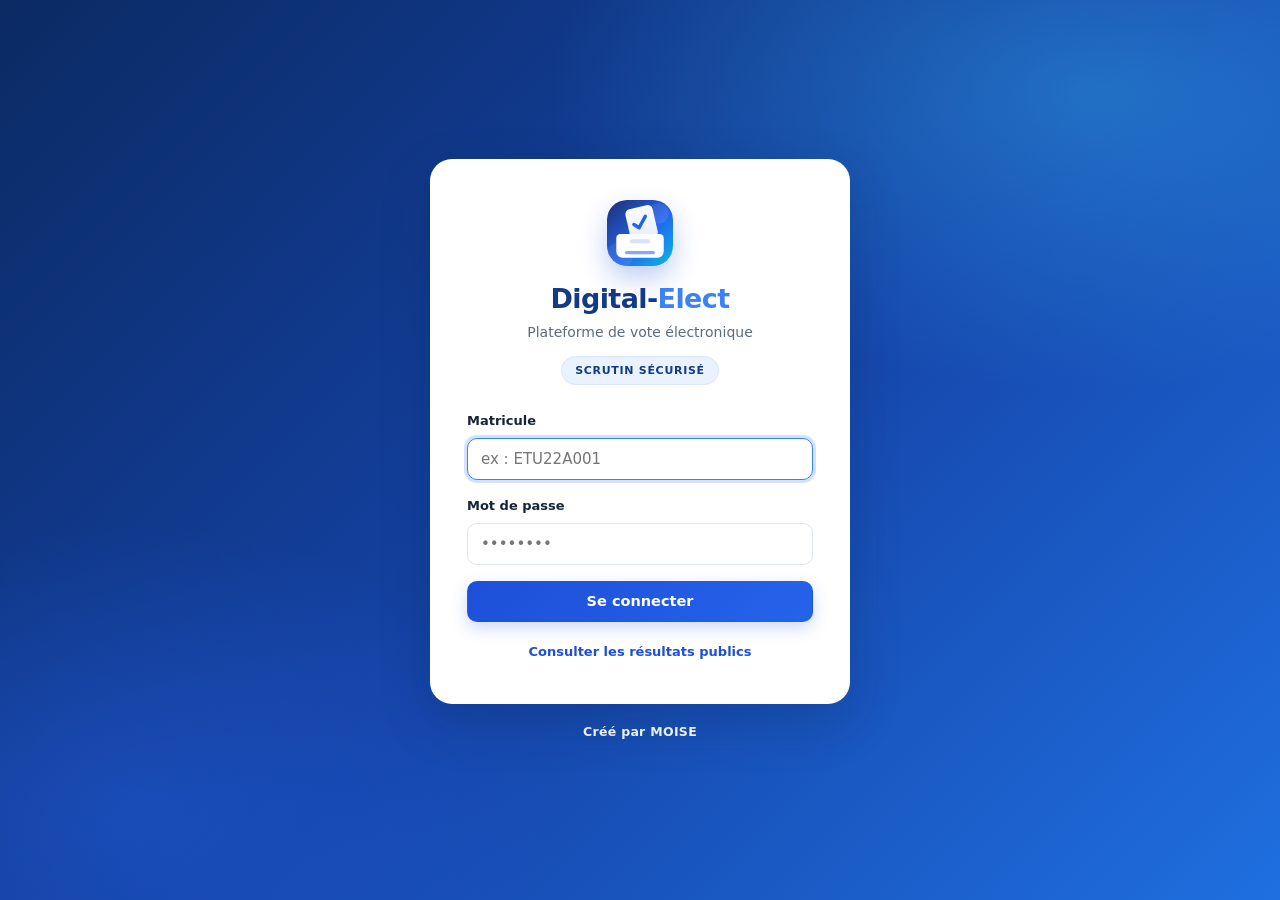
<file: index.html>
<!DOCTYPE html>
<html lang="fr">
<head>
    <meta charset="UTF-8">
    <meta name="viewport" content="width=device-width, initial-scale=1.0">
    <meta name="theme-color" content="#0c2a63">
    <title>Connexion — Digital-Elect</title>
    <link rel="icon" href="images/favicon.svg" type="image/svg+xml">
    <link rel="stylesheet" href="css/style.css?v=11">
</head>
<body class="page-connexion">

    <div class="carte-connexion">
        <div class="logo-entete">
            <img class="logo-image" src="images/logo.svg" alt="Logo Digital-Elect">
            <div>
                <div class="logo-titre">Digital-<span class="accent">Elect</span></div>
                <div class="logo-sous">Plateforme de vote électronique</div>
            </div>
            <span class="logo-badge">Scrutin sécurisé</span>
        </div>

        <div id="message"></div>

        <form id="form-connexion" autocomplete="on">
            <div class="champ">
                <label for="matricule">Matricule</label>
                <input type="text" id="matricule" name="matricule"
                       placeholder="ex : ETU22A001" required autofocus autocomplete="username">
            </div>

            <div class="champ">
                <label for="mot_de_passe">Mot de passe</label>
                <input type="password" id="mot_de_passe" name="mot_de_passe"
                       placeholder="••••••••" required autocomplete="current-password">
            </div>

            <button type="submit" class="btn btn-primaire btn-bloc" id="btn-connexion">
                Se connecter
            </button>
        </form>

        <p class="lien-secondaire">
            <a href="resultats.html">Consulter les résultats publics</a>
        </p>
    </div>

    <footer class="pied-page">
        <span class="credit">Créé par MOISE</span>
    </footer>

    <script src="js/api.js?v=11"></script>
    <script src="js/login.js?v=11"></script>
</body>
</html>
</file>
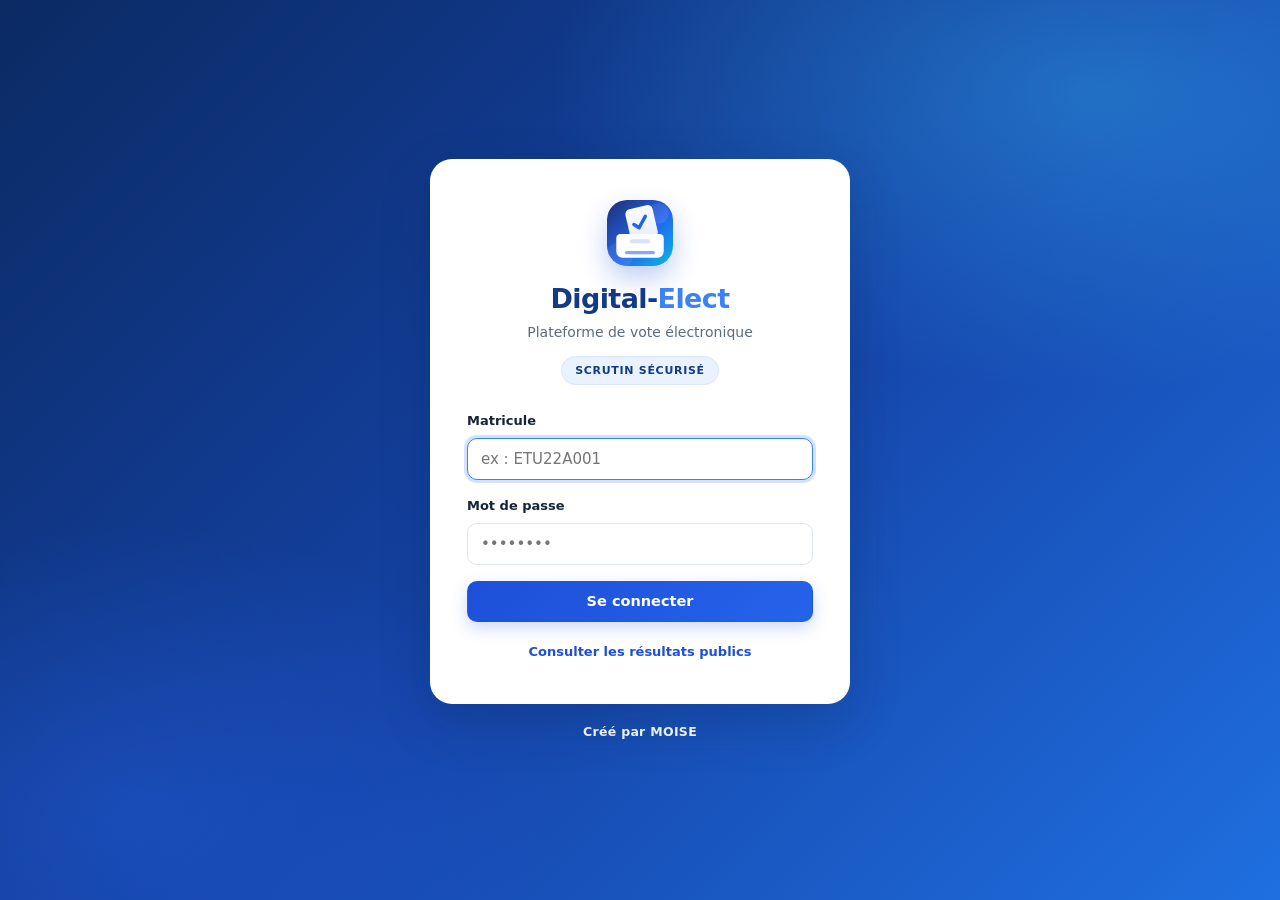
<file: controle.html>
<!DOCTYPE html>
<html lang="fr">
<head>
    <meta charset="UTF-8">
    <meta name="viewport" content="width=device-width, initial-scale=1.0">
    <meta name="theme-color" content="#0c2a63">
    <title>Contrôleur — Digital-Elect</title>
    <link rel="icon" href="images/favicon.svg" type="image/svg+xml">
    <link rel="stylesheet" href="css/style.css?v=11">
</head>
<body>

    <header class="entete">
        <a class="marque" href="controle.html">
            <img class="marque-logo" src="images/logo.svg" alt="">
            <span class="marque-texte">
                <span class="marque-nom">Digital-Elect</span>
                <span class="marque-role">Espace contrôleur</span>
            </span>
        </a>
        <div class="entete-actions">
            <div class="entete-user" id="entete-user"></div>
            <button class="btn btn-neutre btn-petit" id="btn-deconnexion">Déconnexion</button>
        </div>
    </header>

    <main class="conteneur">
        <div id="message"></div>

        <!-- Onglets -->
        <div class="onglets" id="onglets">
            <button class="onglet actif" data-vue="suivi">Suivi live</button>
            <button class="onglet" data-vue="journal">Journal</button>
        </div>

        <!-- Suivi du vote en direct -->
        <div id="vue-suivi">
            <div class="carte carte-filtre">
                <div>
                    <div class="titre-section">Suivi du vote en direct</div>
                    <div class="sous-titre-section">
                        Participation par zone et résultats live — mise à jour automatique en temps réel.
                    </div>
                </div>
                <select id="select-suivi-election" aria-label="Choisir une élection à suivre"></select>
            </div>
            <div id="zone-suivi">
                <div class="carte"><p class="vide">Chargement du suivi…</p></div>
            </div>
        </div>

        <!-- Journal -->
        <div id="vue-journal" class="cache"></div>
    </main>

    <footer class="pied-page">
        <span class="credit">Créé par MOISE</span>
    </footer>

    <script src="js/api.js?v=11"></script>
    <script src="js/graphe.js?v=11"></script>
    <script src="js/suivi.js?v=11"></script>
    <script src="js/temps-reel.js?v=11"></script>
    <script src="js/controle.js?v=11"></script>
</body>
</html>
</file>
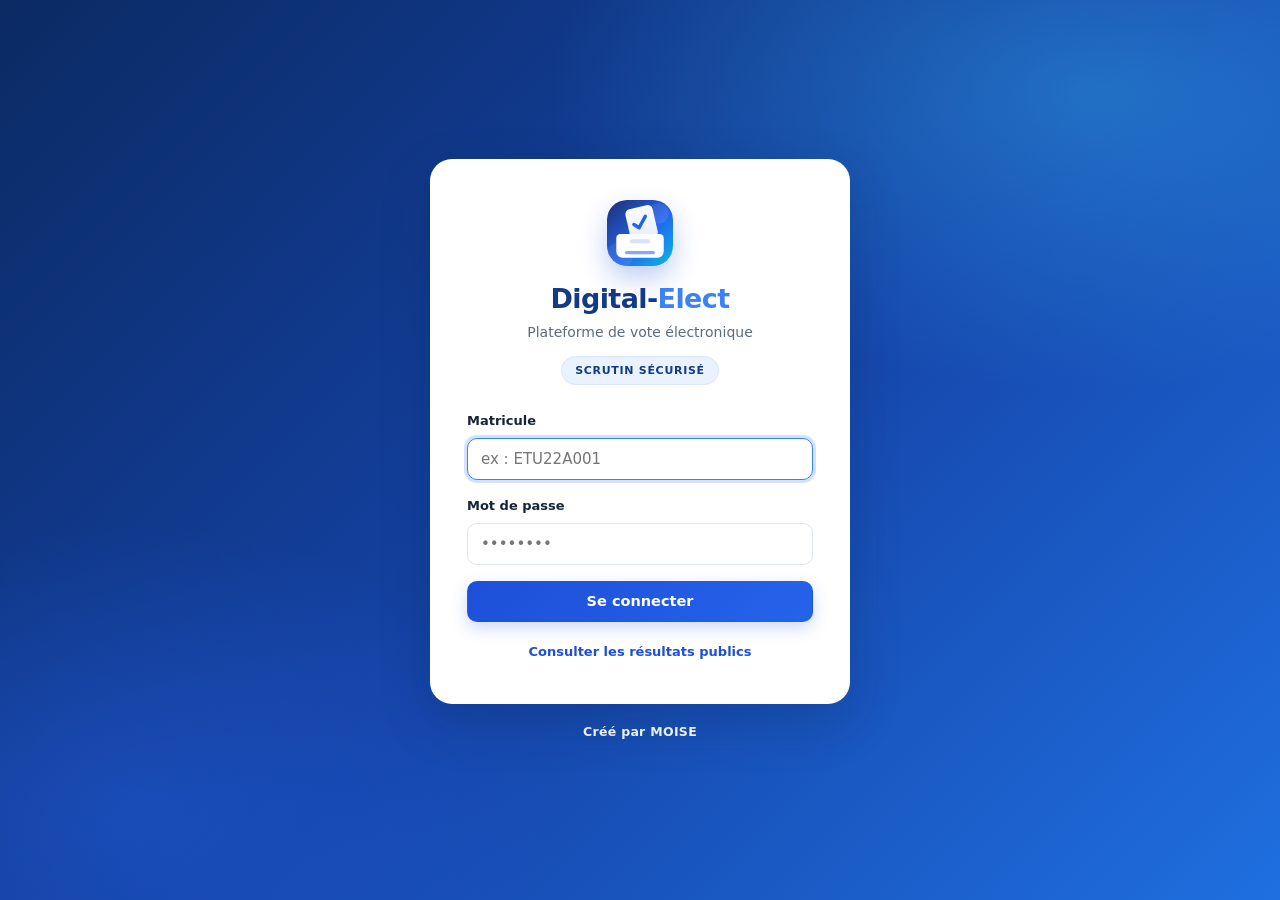
<file: dashboard.html>
<!DOCTYPE html>
<html lang="fr">
<head>
    <meta charset="UTF-8">
    <meta name="viewport" content="width=device-width, initial-scale=1.0">
    <meta name="theme-color" content="#0c2a63">
    <title>Tableau de bord — Digital-Elect</title>
    <link rel="icon" href="images/favicon.svg" type="image/svg+xml">
    <link rel="stylesheet" href="css/style.css?v=11">
</head>
<body>

    <header class="entete">
        <a class="marque" href="dashboard.html">
            <img class="marque-logo" src="images/logo.svg" alt="">
            <span class="marque-texte">
                <span class="marque-nom">Digital-Elect</span>
                <span class="marque-role">Administration</span>
            </span>
        </a>
        <div class="entete-actions">
            <div class="entete-user" id="entete-user"></div>
            <button class="btn btn-neutre btn-petit" id="btn-mon-mot-de-passe">Mon mot de passe</button>
            <button class="btn btn-neutre btn-petit" id="btn-deconnexion">Déconnexion</button>
        </div>
    </header>

    <main class="conteneur">
        <div id="message"></div>

        <!-- Statistiques -->
        <div class="grille-stats" id="grille-stats"></div>

        <!-- Onglets -->
        <div class="onglets" id="onglets">
            <button class="onglet actif" data-vue="elections" id="onglet-elections">Élections</button>
            <button class="onglet" data-vue="electeurs">Électeurs</button>
            <button class="onglet" data-vue="gestionnaires" id="onglet-gestionnaires">Gestionnaires</button>
            <button class="onglet" data-vue="controleurs" id="onglet-controleurs">Contrôleurs</button>
            <button class="onglet" data-vue="invitation" id="onglet-invitation">Liens de classe</button>
            <button class="onglet" data-vue="suivi" id="onglet-suivi">Suivi live</button>
            <button class="onglet" data-vue="journal" id="onglet-journal">Journal</button>
            <button class="onglet" data-vue="sauvegarde" id="onglet-sauvegarde">Sauvegarde</button>
        </div>

        <div id="vue"></div>
    </main>

    <!-- Modale générique -->
    <div class="modale-fond cache" id="modale">
        <div class="modale">
            <h2 id="modale-titre" style="margin-bottom:18px;"></h2>
            <div id="modale-message"></div>
            <form id="modale-form"></form>
        </div>
    </div>

    <footer class="pied-page">
        <span class="credit">Créé par MOISE</span>
    </footer>

    <script src="js/api.js?v=11"></script>
    <script src="js/graphe.js?v=11"></script>
    <script src="js/suivi.js?v=11"></script>
    <script src="js/temps-reel.js?v=11"></script>
    <script src="js/dashboard.js?v=11"></script>
</body>
</html>
</file>
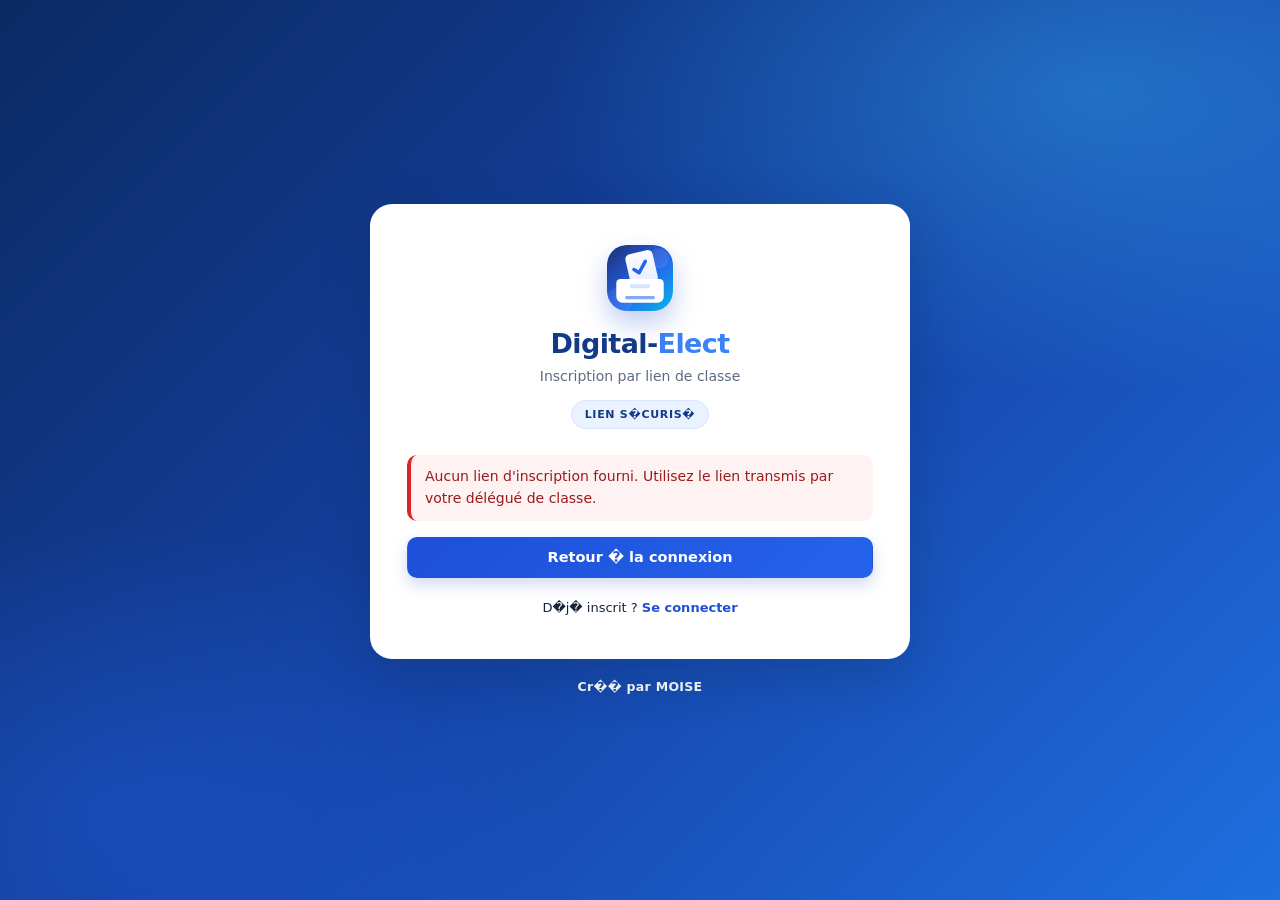
<file: inscription.html>
<!DOCTYPE html>
<html lang="fr">
<head>
    <meta charset="UTF-8">
    <meta name="viewport" content="width=device-width, initial-scale=1.0">
    <meta name="theme-color" content="#0c2a63">
    <title>Inscription � Digital-Elect</title>
    <link rel="icon" href="images/favicon.svg" type="image/svg+xml">
    <link rel="stylesheet" href="css/style.css?v=11">
</head>
<body class="page-connexion page-inscription">

    <div class="carte-connexion">
        <div class="logo-entete">
            <img class="logo-image" src="images/logo.svg" alt="Logo Digital-Elect">
            <div>
                <div class="logo-titre">Digital-<span class="accent">Elect</span></div>
                <div class="logo-sous">Inscription par lien de classe</div>
            </div>
            <span class="logo-badge">Lien s�curis�</span>
        </div>

        <div id="message"></div>

        <div id="chargement">
            <p class="vide">V�rification du lien d'inscription�</p>
        </div>

        <div id="zone-invalide" class="cache">
            <div class="alerte alerte-erreur" id="erreur-lien">
                Ce lien d'inscription est invalide ou a expir�.
            </div>
            <a class="btn btn-primaire btn-bloc" href="index.html">Retour � la connexion</a>
        </div>

        <form id="form-inscription" class="cache" autocomplete="off">
            <div class="champ">
                <label>Classe (impos�e par le lien)</label>
                <div class="zone-verrouillee">
                    <span class="cadenas" aria-hidden="true">??</span>
                    <div>
                        <span id="zone-classe">�</span>
                        <small>Cette classe ne peut pas �tre modifi�e.</small>
                    </div>
                </div>
            </div>

            <p id="info-delegue" class="aide"></p>

            <div class="champ">
                <label for="prenom">Pr�nom</label>
                <input type="text" id="prenom" name="prenom" required maxlength="100"
                       autocomplete="given-name" placeholder="Votre pr�nom">
            </div>

            <div class="champ">
                <label for="nom">Nom</label>
                <input type="text" id="nom" name="nom" required maxlength="100"
                       autocomplete="family-name" placeholder="Votre nom">
            </div>

            <div class="champ">
                <label for="matricule">Matricule</label>
                <input type="text" id="matricule" name="matricule" required maxlength="50"
                       autocomplete="username" placeholder="ex : ETU22A001">
            </div>

            <div class="champ">
                <label for="email">Email <span style="font-weight:600; color:var(--gris)">(facultatif)</span></label>
                <input type="email" id="email" name="email" maxlength="150"
                       autocomplete="email" placeholder="vous@exemple.com">
            </div>

            <div class="champ">
                <label for="mot_de_passe">Mot de passe</label>
                <input type="password" id="mot_de_passe" name="mot_de_passe" required minlength="8"
                       autocomplete="new-password" placeholder="min. 8 caract�res">
            </div>

            <div class="champ">
                <label for="confirmation">Confirmer le mot de passe</label>
                <input type="password" id="confirmation" name="confirmation" required minlength="8"
                       autocomplete="new-password" placeholder="R�p�tez le mot de passe">
            </div>

            <button type="submit" class="btn btn-primaire btn-bloc" id="btn-inscription">
                M'inscrire dans cette classe
            </button>
        </form>

        <p class="lien-secondaire">
            D�j� inscrit ? <a href="index.html">Se connecter</a>
        </p>
    </div>

    <footer class="pied-page">
        <span class="credit">Cr�� par MOISE</span>
    </footer>

    <script src="js/api.js?v=11"></script>
    <script src="js/inscription.js?v=11"></script>
</body>
</html>
</file>
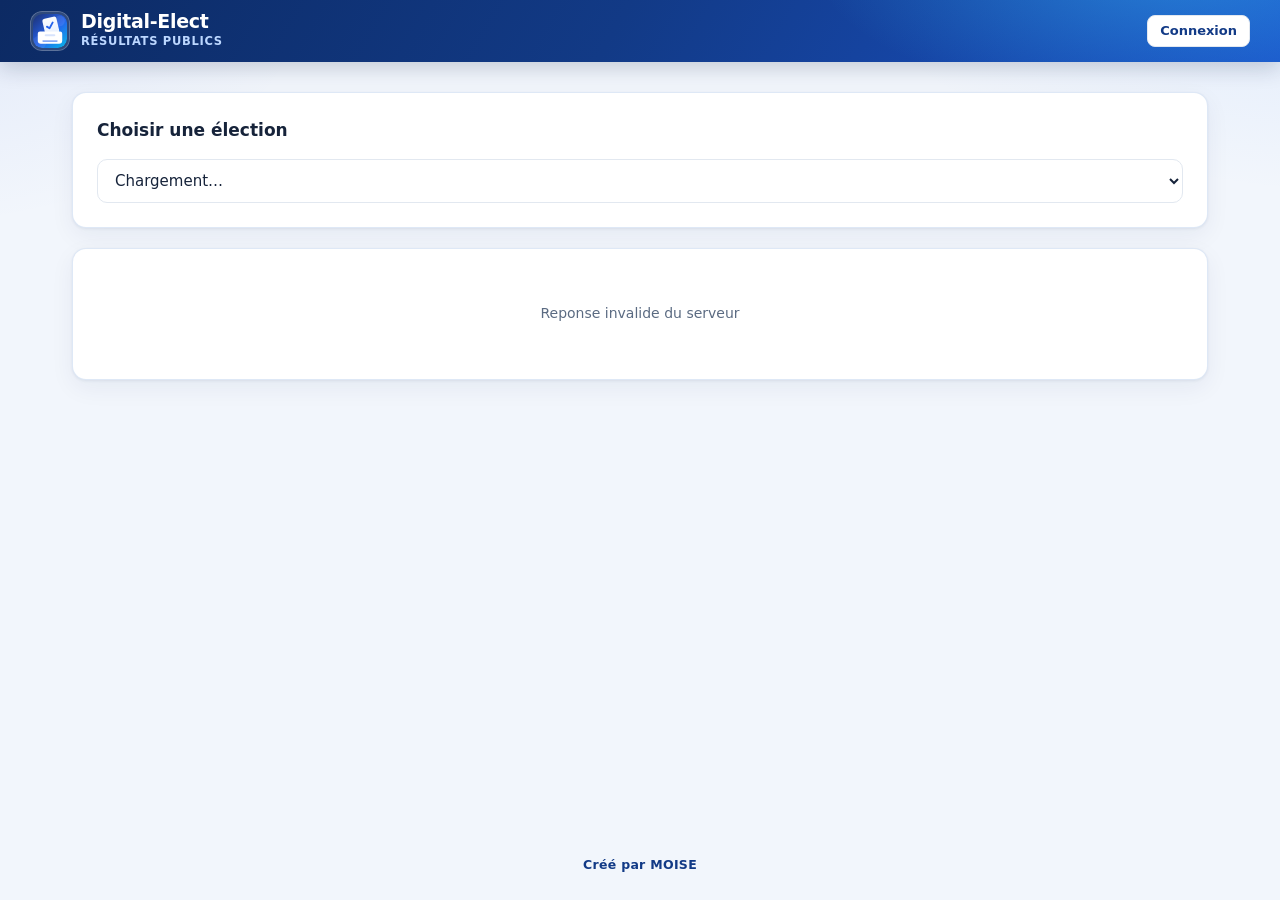
<file: resultats.html>
<!DOCTYPE html>
<html lang="fr">
<head>
    <meta charset="UTF-8">
    <meta name="viewport" content="width=device-width, initial-scale=1.0">
    <meta name="theme-color" content="#0c2a63">
    <title>Résultats — Digital-Elect</title>
    <link rel="icon" href="images/favicon.svg" type="image/svg+xml">
    <link rel="stylesheet" href="css/style.css?v=11">
</head>
<body>

    <header class="entete">
        <a class="marque" href="resultats.html">
            <img class="marque-logo" src="images/logo.svg" alt="">
            <span class="marque-texte">
                <span class="marque-nom">Digital-Elect</span>
                <span class="marque-role">Résultats publics</span>
            </span>
        </a>
        <div class="entete-actions">
            <a href="index.html" class="btn btn-neutre btn-petit">Connexion</a>
        </div>
    </header>

    <main class="conteneur">
        <div class="carte">
            <div class="carte-titre">Choisir une élection</div>
            <select id="select-election" aria-label="Choisir une élection"><option>Chargement…</option></select>
        </div>
        <div id="zone-resultats"></div>
    </main>

    <footer class="pied-page">
        <span class="credit">Créé par MOISE</span>
    </footer>

    <script src="js/api.js?v=11"></script>
    <script src="js/graphe.js?v=11"></script>
    <script src="js/temps-reel.js?v=11"></script>
    <script src="js/resultats.js?v=11"></script>
</body>
</html>
</file>
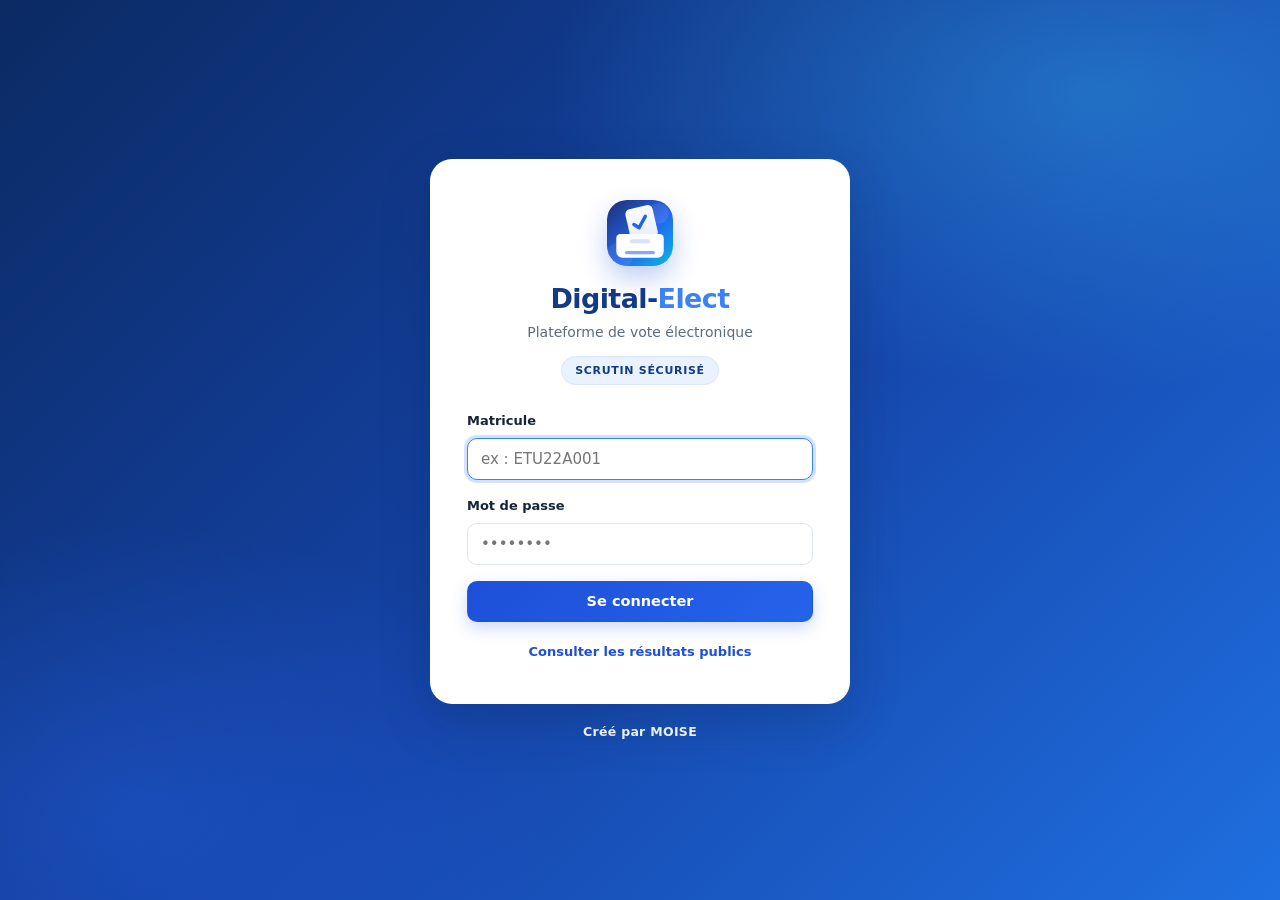
<file: vote.html>
<!DOCTYPE html>
<html lang="fr">
<head>
    <meta charset="UTF-8">
    <meta name="viewport" content="width=device-width, initial-scale=1.0">
    <meta name="theme-color" content="#0c2a63">
    <title>Voter — Digital-Elect</title>
    <link rel="icon" href="images/favicon.svg" type="image/svg+xml">
    <link rel="stylesheet" href="css/style.css?v=11">
</head>
<body>

    <header class="entete">
        <a class="marque" href="vote.html">
            <img class="marque-logo" src="images/logo.svg" alt="">
            <span class="marque-texte">
                <span class="marque-nom">Digital-Elect</span>
                <span class="marque-role">Espace électeur</span>
            </span>
        </a>
        <div class="entete-actions">
            <div class="entete-user" id="entete-user"></div>
            <button class="btn btn-neutre btn-petit" id="btn-deconnexion">Déconnexion</button>
        </div>
    </header>

    <main class="conteneur">
        <div id="message"></div>
        <div id="zone-contenu">
            <p class="vide">Chargement des élections…</p>
        </div>
    </main>

    <!-- Modale de confirmation -->
    <div class="modale-fond cache" id="modale">
        <div class="modale">
            <h2 style="margin-bottom:10px;">Confirmer votre vote</h2>
            <p id="modale-texte" style="color:var(--gris); margin-bottom:20px;"></p>
            <div id="modale-message"></div>
            <div style="display:flex; gap:10px; justify-content:flex-end; flex-wrap:wrap;">
                <button class="btn btn-neutre" id="btn-annuler">Annuler</button>
                <button class="btn btn-succes" id="btn-confirmer">Confirmer le vote</button>
            </div>
        </div>
    </div>

    <!-- Modale de confirmation du vote nul (bulletin blanc) -->
    <div class="modale-fond cache" id="modale-nul">
        <div class="modale">
            <h2 style="margin-bottom:10px;">Voter nul ?</h2>
            <p id="modale-nul-texte" style="color:var(--gris); margin-bottom:20px;"></p>
            <div id="modale-nul-message"></div>
            <div style="display:flex; gap:10px; justify-content:flex-end; flex-wrap:wrap;">
                <button class="btn btn-neutre" id="btn-nul-annuler">Annuler</button>
                <button class="btn btn-danger" id="btn-nul-confirmer">Confirmer le vote nul</button>
            </div>
        </div>
    </div>

    <footer class="pied-page">
        <span class="credit">Créé par MOISE</span>
    </footer>

    <script src="js/api.js?v=11"></script>
    <script src="js/graphe.js?v=11"></script>
    <script src="js/temps-reel.js?v=11"></script>
    <script src="js/vote.js?v=11"></script>
</body>
</html>
</file>
<file: css/style.css>
/* ============================================================
   Digital-Elect — feuille de style
   Palette bleue, mise en page fluide, responsive téléphone/desktop
   ============================================================ */

:root {
    --bleu-900:    #0c2a63;
    --bleu-800:    #123a86;
    --bleu:        #1e4fd8;
    --bleu-clair:  #3b82f6;
    --bleu-pale:   #eaf2ff;
    --bleu-pale-2: #f5f9ff;

    --vert:        #15803d;
    --vert-fonce:  #116932;
    --rouge:       #dc2626;
    --rouge-fonce: #b91c1c;
    --orange:      #ea580c;

    --gris-fonce:  #16233a;
    --gris:        #5b6b82;
    --gris-clair:  #e2e8f0;
    --fond:        #f2f6fc;
    --blanc:       #ffffff;

    --rayon:       14px;
    --rayon-sm:    10px;
    --ombre:       0 1px 3px rgba(16, 42, 84, .07), 0 8px 24px rgba(16, 42, 84, .06);
    --ombre-lg:    0 18px 50px rgba(9, 30, 66, .22);
    --anneau:      0 0 0 3px rgba(59, 130, 246, .22);
}

* { box-sizing: border-box; margin: 0; padding: 0; }

html { -webkit-text-size-adjust: 100%; }

body {
    font-family: "Segoe UI", system-ui, -apple-system, "Helvetica Neue", Roboto, Arial, sans-serif;
    background:
        radial-gradient(1000px 480px at 110% -10%, rgba(59, 130, 246, .12), transparent 60%),
        radial-gradient(800px 420px at -10% 0%, rgba(30, 79, 216, .08), transparent 55%),
        var(--fond);
    color: var(--gris-fonce);
    line-height: 1.55;
    min-height: 100vh;
    display: flex;
    flex-direction: column;
    overflow-x: hidden;
    -webkit-font-smoothing: antialiased;
}

h1, h2, h3, h4 { line-height: 1.25; }
p { overflow-wrap: anywhere; }
img { max-width: 100%; }

a { color: var(--bleu); text-decoration: none; }
a:hover { text-decoration: underline; }

:focus-visible {
    outline: 2px solid var(--bleu-clair);
    outline-offset: 2px;
}

/* ---------- Pied de page / signature ---------- */
.pied-page {
    margin-top: auto;
    padding: 22px 16px 26px;
    text-align: center;
    font-size: 12.5px;
    color: var(--gris);
    letter-spacing: .2px;
}
.pied-page .credit {
    display: inline-block;
    font-weight: 700;
    color: var(--bleu-800);
    letter-spacing: .3px;
}
.pied-page .pied-sep { opacity: .45; margin: 0 8px; }

/* ---------- Connexion ---------- */
.page-connexion {
    align-items: center;
    justify-content: center;
    background:
        radial-gradient(900px 500px at 85% 10%, rgba(56, 189, 248, .35), transparent 60%),
        radial-gradient(700px 460px at 10% 90%, rgba(37, 99, 235, .35), transparent 62%),
        linear-gradient(135deg, #0b2a63 0%, #1544a8 52%, #1f6fe0 100%);
    padding: clamp(18px, 5vw, 44px) clamp(14px, 4vw, 28px);
    color: #eaf2ff;
}
.page-connexion .pied-page {
    color: rgba(234, 242, 255, .82);
    margin-top: 18px;
    padding: 0;
}
.page-connexion .pied-page .credit { color: #ffffff; }

.carte-connexion {
    background: var(--blanc);
    color: var(--gris-fonce);
    width: 100%;
    max-width: 420px;
    border-radius: 22px;
    box-shadow: var(--ombre-lg);
    padding: clamp(26px, 6vw, 40px) clamp(20px, 5vw, 36px);
    border: 1px solid rgba(255, 255, 255, .6);
    animation: apparition .35s ease both;
}
@keyframes apparition {
    from { opacity: 0; transform: translateY(10px); }
    to   { opacity: 1; transform: none; }
}

.logo-entete {
    display: flex;
    flex-direction: column;
    align-items: center;
    text-align: center;
    gap: 12px;
    margin-bottom: 26px;
}
.logo-entete .logo-image {
    width: 66px;
    height: 66px;
    border-radius: 20px;
    box-shadow: 0 12px 26px rgba(30, 79, 216, .28);
}
.logo-titre {
    font-size: clamp(23px, 6vw, 27px);
    font-weight: 800;
    color: var(--bleu-800);
    letter-spacing: -.6px;
}
.logo-titre .accent { color: var(--bleu-clair); }
.logo-sous { color: var(--gris); font-size: 14px; margin-top: 2px; }
.logo-badge {
    display: inline-block;
    background: var(--bleu-pale);
    color: var(--bleu-800);
    font-size: 11px;
    font-weight: 800;
    padding: 5px 13px;
    border-radius: 999px;
    text-transform: uppercase;
    letter-spacing: .7px;
    border: 1px solid #d7e5ff;
}
.lien-secondaire {
    text-align: center;
    margin-top: 20px;
    font-size: 13px;
}
.lien-secondaire a { color: var(--bleu); font-weight: 600; }

/* ---------- Formulaires ---------- */
label {
    display: block;
    font-size: 13px;
    font-weight: 700;
    color: var(--gris-fonce);
    margin-bottom: 7px;
}
input, select, textarea {
    width: 100%;
    max-width: 100%;
    padding: 11px 13px;
    border: 1.5px solid var(--gris-clair);
    border-radius: var(--rayon-sm);
    font-size: 15px;
    font-family: inherit;
    color: var(--gris-fonce);
    background: var(--blanc);
    transition: border-color .15s, box-shadow .15s, background .15s;
}
input:hover, select:hover, textarea:hover { border-color: #cbd6e6; }
input:focus, select:focus, textarea:focus {
    outline: none;
    border-color: var(--bleu-clair);
    box-shadow: var(--anneau);
}
textarea { resize: vertical; min-height: 84px; }
select { cursor: pointer; }
.champ { margin-bottom: 16px; }
.champ:last-child { margin-bottom: 0; }

/* ---------- Boutons ---------- */
.btn {
    display: inline-flex;
    align-items: center;
    justify-content: center;
    gap: 8px;
    max-width: 100%;
    padding: 11px 18px;
    border: 1.5px solid transparent;
    border-radius: var(--rayon-sm);
    font-size: 14.5px;
    font-weight: 700;
    line-height: 1.2;
    font-family: inherit;
    text-align: center;
    cursor: pointer;
    transition: background .15s, border-color .15s, color .15s, transform .06s, box-shadow .15s;
}
.btn:hover { text-decoration: none; }
.btn:active { transform: translateY(1px); }
.btn:disabled { opacity: .55; cursor: not-allowed; transform: none; }

.btn-primaire {
    background: linear-gradient(135deg, var(--bleu) 0%, #2563eb 100%);
    color: #fff;
    box-shadow: 0 6px 16px rgba(30, 79, 216, .22);
}
.btn-primaire:hover:not(:disabled) {
    background: linear-gradient(135deg, #1a45c0 0%, #1d4ed8 100%);
    box-shadow: 0 8px 20px rgba(30, 79, 216, .3);
}
.btn-succes { background: var(--vert); color: #fff; }
.btn-succes:hover:not(:disabled) { background: var(--vert-fonce); }
.btn-danger { background: var(--rouge); color: #fff; }
.btn-danger:hover:not(:disabled) { background: var(--rouge-fonce); }
.btn-neutre {
    background: var(--blanc);
    color: var(--bleu-800);
    border-color: var(--gris-clair);
}
.btn-neutre:hover:not(:disabled) {
    background: var(--bleu-pale);
    border-color: #bcd4ff;
}
.btn-bloc { width: 100%; }
.btn-petit {
    padding: 7px 12px;
    font-size: 13px;
    border-radius: 8px;
}

/* ---------- Messages ---------- */
.alerte {
    padding: 11px 14px;
    border-radius: var(--rayon-sm);
    font-size: 14px;
    margin-bottom: 16px;
    border-left: 4px solid;
    overflow-wrap: anywhere;
}
.alerte-erreur { background: #fef2f2; color: #991b1b; border-color: var(--rouge); }
.alerte-succes { background: #f0fdf4; color: #166534; border-color: var(--vert); }
.alerte-info   { background: var(--bleu-pale); color: var(--bleu-900); border-color: var(--bleu); }
.cache { display: none !important; }

/* ---------- En-tête application ---------- */
.entete {
    position: sticky;
    top: 0;
    z-index: 50;
    display: flex;
    align-items: center;
    justify-content: space-between;
    flex-wrap: wrap;
    gap: 10px 16px;
    padding: 11px clamp(14px, 3.5vw, 30px);
    background:
        radial-gradient(560px 220px at 92% -60%, rgba(56, 189, 248, .45), transparent 65%),
        linear-gradient(120deg, var(--bleu-900) 0%, var(--bleu-800) 48%, #1a52c8 100%);
    color: #fff;
    box-shadow: 0 6px 22px rgba(9, 30, 66, .2);
}
.entete .marque {
    display: flex;
    align-items: center;
    gap: 11px;
    min-width: 0;
    color: #fff;
}
.entete .marque:hover { text-decoration: none; }
.marque-logo {
    width: 40px;
    height: 40px;
    flex: none;
    border-radius: 12px;
    background: rgba(255, 255, 255, .14);
    padding: 3px;
    box-shadow: inset 0 0 0 1px rgba(255, 255, 255, .22);
}
.marque-texte { display: flex; flex-direction: column; min-width: 0; }
.marque-nom {
    font-weight: 800;
    font-size: clamp(16px, 4.4vw, 19px);
    letter-spacing: -.3px;
    line-height: 1.15;
    white-space: nowrap;
}
.marque-role {
    font-size: 11.5px;
    font-weight: 600;
    letter-spacing: .7px;
    text-transform: uppercase;
    color: #bcd7ff;
    white-space: nowrap;
}
.entete-actions {
    display: flex;
    align-items: center;
    justify-content: flex-end;
    flex-wrap: wrap;
    gap: 8px;
    min-width: 0;
}
.entete-user {
    font-size: 13px;
    text-align: right;
    line-height: 1.25;
    color: #dbe9ff;
    min-width: 0;
    overflow-wrap: anywhere;
}
.entete-user b {
    display: block;
    color: #fff;
    font-size: 13.5px;
}
.entete-user small { font-size: 11.5px; opacity: .85; }

/* ---------- Conteneur ---------- */
.conteneur {
    width: 100%;
    max-width: 1180px;
    margin: 0 auto;
    padding: clamp(18px, 4vw, 30px) clamp(13px, 4vw, 22px) 44px;
    flex: 1 0 auto;
}

/* ---------- Onglets ---------- */
.onglets {
    display: flex;
    gap: 7px;
    flex-wrap: wrap;
    margin-bottom: 22px;
}
.onglet {
    padding: 9px 16px;
    border-radius: 999px;
    background: var(--blanc);
    border: 1.5px solid var(--gris-clair);
    font-size: 13.5px;
    font-weight: 700;
    font-family: inherit;
    cursor: pointer;
    color: var(--gris);
    white-space: nowrap;
    transition: background .15s, color .15s, border-color .15s, box-shadow .15s;
}
.onglet:hover { color: var(--bleu-800); border-color: #bcd4ff; background: var(--bleu-pale-2); }
.onglet.actif {
    background: linear-gradient(135deg, var(--bleu) 0%, #2563eb 100%);
    color: #fff;
    border-color: transparent;
    box-shadow: 0 6px 16px rgba(30, 79, 216, .24);
}

/* ---------- Cartes ---------- */
.carte {
    background: var(--blanc);
    border: 1px solid rgba(219, 230, 245, .9);
    border-radius: var(--rayon);
    box-shadow: var(--ombre);
    padding: clamp(16px, 3.4vw, 24px);
    margin-bottom: 20px;
    min-width: 0;
}
.carte-titre {
    font-size: clamp(15.5px, 3.6vw, 17px);
    font-weight: 800;
    color: var(--gris-fonce);
    margin-bottom: 16px;
    display: flex;
    align-items: center;
    justify-content: space-between;
    flex-wrap: wrap;
    gap: 10px 12px;
    min-width: 0;
}
.carte-titre > * { min-width: 0; }

/* Carte avec filtre (sélecteur d'élection) */
.carte-filtre {
    display: flex;
    align-items: center;
    justify-content: space-between;
    gap: 12px 16px;
    flex-wrap: wrap;
}
.carte-filtre select { max-width: 420px; }
.carte-filtre .titre-section { font-size: 16.5px; font-weight: 800; }
.carte-filtre .sous-titre-section { font-size: 13px; color: var(--gris); }

/* ---------- Statistiques ---------- */
.grille-stats {
    display: grid;
    grid-template-columns: repeat(auto-fit, minmax(150px, 1fr));
    gap: 14px;
    margin-bottom: 22px;
}
.stat {
    position: relative;
    background: var(--blanc);
    border: 1px solid rgba(219, 230, 245, .9);
    border-radius: var(--rayon);
    box-shadow: var(--ombre);
    padding: 18px 18px 16px;
    overflow: hidden;
}
.stat::before {
    content: "";
    position: absolute;
    inset: 0 auto 0 0;
    width: 4px;
    background: linear-gradient(180deg, var(--bleu-clair), var(--bleu));
}
.stat .valeur {
    font-size: clamp(24px, 6vw, 30px);
    font-weight: 800;
    color: var(--bleu-800);
    line-height: 1.1;
    font-variant-numeric: tabular-nums;
}
.stat .libelle {
    font-size: 12.5px;
    color: var(--gris);
    font-weight: 700;
    letter-spacing: .2px;
    margin-top: 3px;
}

/* ---------- Tableaux ---------- */
.tableau-scroll {
    width: 100%;
    max-width: 100%;
    overflow-x: auto;
    -webkit-overflow-scrolling: touch;
    border: 1px solid var(--gris-clair);
    border-radius: var(--rayon-sm);
    background: var(--blanc);
    scrollbar-width: thin;
    scrollbar-color: #b9cbe6 transparent;
}
.tableau-scroll::-webkit-scrollbar { height: 8px; }
.tableau-scroll::-webkit-scrollbar-thumb {
    background: #b9cbe6;
    border-radius: 999px;
}
.tableau {
    width: 100%;
    min-width: 560px;
    border-collapse: collapse;
    font-size: 14px;
}
.tableau th, .tableau td {
    padding: 11px 13px;
    text-align: left;
    border-bottom: 1px solid var(--gris-clair);
    vertical-align: middle;
}
.tableau th {
    background: var(--bleu-pale-2);
    font-size: 11.5px;
    text-transform: uppercase;
    letter-spacing: .5px;
    color: var(--gris);
    font-weight: 800;
    white-space: nowrap;
}
.tableau tbody tr:last-child td { border-bottom: none; }
.tableau tbody tr:hover td { background: #fafcff; }
.tableau .actions {
    display: flex;
    flex-wrap: wrap;
    gap: 6px;
}
.tableau td:first-child, .tableau th:first-child { padding-left: 15px; }
.tableau td:last-child, .tableau th:last-child { padding-right: 15px; }
.tableau.tableau-compact { min-width: 0; }

/* ---------- Badges ---------- */
.badge {
    display: inline-block;
    padding: 3px 10px;
    border-radius: 999px;
    font-size: 11.5px;
    font-weight: 800;
    letter-spacing: .2px;
    white-space: nowrap;
}
.badge-vert   { background: #dcfce7; color: #166534; }
.badge-rouge  { background: #fee2e2; color: #991b1b; }
.badge-orange { background: #ffedd5; color: #9a3412; }
.badge-gris   { background: #eef2f7; color: #3d4c63; }

/* ---------- Modale ---------- */
.modale-fond {
    position: fixed;
    inset: 0;
    background: rgba(9, 25, 54, .55);
    backdrop-filter: blur(3px);
    display: flex;
    align-items: center;
    justify-content: center;
    padding: clamp(12px, 4vw, 24px);
    z-index: 100;
}
.modale {
    background: #fff;
    border-radius: 16px;
    width: 100%;
    max-width: 540px;
    max-height: min(90vh, 720px);
    overflow-y: auto;
    padding: clamp(18px, 4.5vw, 26px);
    box-shadow: var(--ombre-lg);
    animation: apparition .2s ease both;
}
.modale h2 { font-size: 19px; }

/* ---------- Vote (cartes candidats) ---------- */
.grille-candidats {
    display: grid;
    grid-template-columns: repeat(auto-fit, minmax(min(100%, 230px), 1fr));
    gap: 16px;
}
.candidat {
    position: relative;
    display: flex;
    flex-direction: column;
    border: 2px solid var(--gris-clair);
    border-radius: var(--rayon);
    padding: 20px;
    cursor: pointer;
    transition: border-color .15s, box-shadow .15s, transform .08s, background .15s;
    background: #fff;
    min-width: 0;
}
.candidat:hover {
    border-color: var(--bleu-clair);
    box-shadow: 0 10px 26px rgba(30, 79, 216, .14);
    transform: translateY(-2px);
}
.candidat.choisi {
    border-color: var(--bleu);
    background: var(--bleu-pale-2);
    box-shadow: 0 10px 26px rgba(30, 79, 216, .16);
}
.candidat.choisi::after {
    content: "✓";
    position: absolute;
    top: 12px;
    right: 12px;
    width: 26px;
    height: 26px;
    border-radius: 50%;
    background: var(--bleu);
    color: #fff;
    font-size: 14px;
    font-weight: 800;
    display: flex;
    align-items: center;
    justify-content: center;
}
.candidat .avatar {
    width: 54px;
    height: 54px;
    border-radius: 50%;
    background: var(--bleu-pale);
    color: var(--bleu-800);
    display: flex;
    align-items: center;
    justify-content: center;
    font-weight: 800;
    font-size: 20px;
    margin-bottom: 12px;
    flex: none;
}
.candidat h3 { font-size: 17px; margin-bottom: 4px; overflow-wrap: anywhere; }
.candidat .programme {
    font-size: 13px;
    color: var(--gris);
    overflow-wrap: anywhere;
}

/* ---------- Photo des candidats ---------- */
.photo-candidat {
    width: 88px;
    height: 88px;
    border-radius: 50%;
    object-fit: cover;
    display: block;
    margin-bottom: 12px;
    border: 3px solid var(--bleu-pale);
    background: var(--bleu-pale);
}
.vignette {
    width: 40px;
    height: 40px;
    border-radius: 50%;
    object-fit: cover;
    flex: none;
}
.vignette-vide {
    display: inline-flex;
    align-items: center;
    justify-content: center;
    background: var(--bleu-pale);
    color: var(--bleu-800);
    font-weight: 800;
    font-size: 13px;
}
.vignette-nulle {
    display: inline-flex;
    align-items: center;
    justify-content: center;
    background: #fee2e2;
    color: #991b1b;
    font-weight: 800;
    font-size: 18px;
}
.apercu-photo {
    display: block;
    margin-top: 8px;
    width: 84px;
    height: 84px;
    border-radius: 12px;
    object-fit: cover;
    border: 1px solid var(--gris-clair);
}

/* ---------- Chrono de vote ---------- */
.chrono {
    display: inline-block;
    margin-bottom: 14px;
    padding: 6px 14px;
    border-radius: 999px;
    background: var(--bleu-pale);
    color: var(--bleu-800);
    font-size: 13.5px;
    font-weight: 700;
    border: 1px solid #d7e5ff;
}
.chrono b { font-variant-numeric: tabular-nums; }
.chrono-alerte { background: #ffedd5; color: #9a3412; border-color: #fed7aa; }
.chrono-expire { background: #fee2e2; color: #991b1b; border-color: #fecaca; }
.candidat.desactive { opacity: .45; pointer-events: none; filter: grayscale(60%); }

/* ---------- Barres de résultats ---------- */
.barre-resultat { margin-bottom: 16px; min-width: 0; }
.barre-tete {
    display: flex;
    justify-content: space-between;
    align-items: center;
    flex-wrap: wrap;
    gap: 7px 12px;
    font-size: 14px;
    font-weight: 700;
    margin-bottom: 6px;
    min-width: 0;
}
.barre-tete > span {
    display: inline-flex;
    align-items: center;
    gap: 9px;
    min-width: 0;
    overflow-wrap: anywhere;
}
.barre-fond {
    background: #e8eef8;
    border-radius: 999px;
    height: 22px;
    overflow: hidden;
}
.barre-remplissage {
    height: 100%;
    background: linear-gradient(90deg, var(--bleu), var(--bleu-clair));
    border-radius: 999px;
    transition: width .6s ease;
    display: flex;
    align-items: center;
    justify-content: flex-end;
    padding-right: 8px;
    color: #fff;
    font-size: 12px;
    font-weight: 800;
    min-width: 0;
}
.barre-nulle { background: linear-gradient(90deg, #dc2626, #f87171); }
.vide {
    text-align: center;
    color: var(--gris);
    padding: 30px 16px;
    font-size: 14px;
    overflow-wrap: anywhere;
}

/* ---------- Ajustements écran moyen ---------- */
@media (max-width: 860px) {
    .entete { align-items: flex-start; }
    .entete-actions { margin-left: auto; }
    .entete-user { text-align: left; }
}

/* ---------- Téléphone ---------- */
@media (max-width: 640px) {
    .conteneur { padding-bottom: 34px; }

    .entete {
        position: static;
        align-items: center;
        gap: 9px;
        padding: 10px 13px;
    }
    .marque-logo { width: 36px; height: 36px; border-radius: 10px; }
    .marque-role { font-size: 10.5px; letter-spacing: .5px; }
    .entete-actions {
        width: 100%;
        justify-content: space-between;
        gap: 7px;
    }
    .entete-user {
        text-align: left;
        flex: 1 1 100%;
        display: flex;
        align-items: baseline;
        gap: 7px;
        flex-wrap: wrap;
    }
    .entete-user b { display: inline; }
    .entete-user small { display: inline; }
    .entete-actions .btn-petit {
        flex: 1 1 auto;
        padding: 8px 10px;
        font-size: 12.5px;
    }

    /* Onglets défilables horizontalement, sans casser la page */
    .onglets {
        flex-wrap: nowrap;
        overflow-x: auto;
        overflow-y: hidden;
        padding-bottom: 5px;
        margin-bottom: 18px;
        scrollbar-width: none;
        -webkit-overflow-scrolling: touch;
    }
    .onglets::-webkit-scrollbar { display: none; }
    .onglet { flex: 0 0 auto; }

    .grille-stats {
        grid-template-columns: repeat(2, minmax(0, 1fr));
        gap: 10px;
    }
    .stat { padding: 14px 14px 13px; border-radius: 12px; }
    .stat .libelle { font-size: 11.5px; }

    .carte { border-radius: 12px; margin-bottom: 16px; }
    .carte-titre { margin-bottom: 13px; }

    .tableau { min-width: 500px; font-size: 13px; }
    .tableau th, .tableau td { padding: 10px 11px; }

    .modale { max-height: 92vh; }
    .modale-fond { align-items: flex-end; padding: 10px; }
    .modale { border-radius: 16px; }

    .barre-tete { font-size: 13px; }
    .barre-fond { height: 18px; }
}

@media (max-width: 380px) {
    .grille-stats { grid-template-columns: minmax(0, 1fr); }
    .marque-role { display: none; }
    .entete-actions .btn-petit { font-size: 12px; }
}

/* ---------- Accessibilité : mouvement réduit ---------- */
@media (prefers-reduced-motion: reduce) {
    *, *::before, *::after {
        animation-duration: .001ms !important;
        animation-iteration-count: 1 !important;
        transition-duration: .001ms !important;
    }
}

/* ---------- Petits écrans en hauteur (paysage) ---------- */
@media (max-height: 640px) {
    .page-connexion { justify-content: flex-start; }
    .carte-connexion { margin-top: 0; }
}

/* ============================================================
   DIAGRAMME EN BANDES (résultats)
   ------------------------------------------------------------
   Bandes verticales, une couleur par candidat, nom + photo
   sous les bandes. Le candidat en tête est mis en avant.
   Aucune dépendance externe : tout est en CSS.
   ============================================================ */
.graphe-bloc { min-width: 0; }
.graphe-titre {
    font-size: 15px;
    font-weight: 800;
    color: var(--gris-fonce);
    margin-bottom: 10px;
}
.graphe-scroll {
    width: 100%;
    max-width: 100%;
    overflow-x: auto;
    overflow-y: hidden;
    -webkit-overflow-scrolling: touch;
    padding-bottom: 6px;
    scrollbar-width: thin;
    scrollbar-color: #b9cbe6 transparent;
}
.graphe-scroll::-webkit-scrollbar { height: 8px; }
.graphe-scroll::-webkit-scrollbar-thumb {
    background: #b9cbe6;
    border-radius: 999px;
}
.graphe {
    --nb: 1;
    --divisions: 4;
    --plot-h: 250px;
    --marge-valeur: 26px;   /* place pour la valeur au-dessus de la barre la plus haute */
    --axe: #c3d2e8;
    display: grid;
    grid-template-columns: auto minmax(0, 1fr);
    grid-template-areas:
        "axe plot"
        ".   legende";
    column-gap: 10px;
    min-width: calc(var(--nb) * 82px + 56px);
    padding: 6px 4px 2px;
    font-variant-numeric: tabular-nums;
}

/* Axe vertical gradué */
.graphe-y {
    grid-area: axe;
    padding-top: var(--marge-valeur);
}
.graphe-y-echelle {
    position: relative;
    width: 34px;
    /* 2 px de moins que le plot : la bordure basse de l'axe n'est
       pas comptée dans la hauteur des barres. */
    height: calc(var(--plot-h) - 2px);
}
.graphe-y-echelle span {
    position: absolute;
    right: 8px;
    transform: translateY(50%);
    font-size: 11.5px;
    font-weight: 700;
    color: var(--gris);
    line-height: 1;
}

/* Zone des barres : grille horizontale + axes */
.graphe-plot {
    grid-area: plot;
    padding-top: var(--marge-valeur);
}
.graphe-colonnes {
    position: relative;
    display: grid;
    grid-template-columns: repeat(var(--nb), minmax(0, 1fr));
    gap: 10px;
    height: var(--plot-h);
    padding: 0 12px;
    border-left: 2px solid var(--axe);
    border-bottom: 2px solid var(--axe);
    background-image: repeating-linear-gradient(
        to top,
        rgba(12, 42, 99, .10) 0 1px,
        transparent 1px calc(100% / var(--divisions))
    );
}
.graphe-colonnes::after {
    content: "";
    position: absolute;
    left: 0;
    right: 0;
    top: 0;
    height: 1px;
    background: rgba(12, 42, 99, .10);
}
.graphe-colonne {
    position: relative;
    display: flex;
    align-items: flex-end;
    justify-content: center;
    height: 100%;
    min-width: 0;
}
.graphe-barre {
    width: min(64%, 62px);
    height: var(--h, 0%);
    border-radius: 6px 6px 0 0;
    background: var(--couleur);
    box-shadow: inset 0 2px 0 rgba(255, 255, 255, .28);
    transition: height .7s cubic-bezier(.22, .9, .3, 1);
}
.graphe-colonne.leader .graphe-barre {
    box-shadow: inset 0 2px 0 rgba(255, 255, 255, .28),
                0 0 0 3px rgba(255, 255, 255, .95),
                0 0 0 5px var(--couleur);
}
.graphe-colonne.nul .graphe-barre {
    background: repeating-linear-gradient(
        135deg,
        #94a3b8 0 7px,
        #aab7c7 7px 14px
    );
}
.graphe-valeur {
    position: absolute;
    left: 0;
    right: 0;
    bottom: calc(var(--h, 0%) + 7px);
    text-align: center;
    font-size: 16px;
    font-weight: 800;
    color: var(--gris-fonce);
    line-height: 1;
    pointer-events: none;
}
.graphe-colonne.leader .graphe-valeur { color: var(--couleur); }

/* Légende sous l'axe : photo + nom + voix/% */
.graphe-legende {
    grid-area: legende;
    display: grid;
    grid-template-columns: repeat(var(--nb), minmax(0, 1fr));
    gap: 10px;
    margin-top: 12px;
}
.graphe-item {
    display: flex;
    flex-direction: column;
    align-items: center;
    gap: 4px;
    min-width: 0;
    text-align: center;
    padding: 6px 4px;
    border-radius: 10px;
    border: 1.5px solid transparent;
}
.graphe-item.leader {
    border-color: var(--couleur);
    background: #fbfdff;
    box-shadow: 0 4px 14px rgba(9, 30, 66, .07);
}
.graphe-photo {
    width: 42px;
    height: 42px;
    border-radius: 50%;
    object-fit: cover;
    flex: none;
    border: 2.5px solid var(--couleur);
    background: var(--bleu-pale);
}
.graphe-photo-vide {
    display: flex;
    align-items: center;
    justify-content: center;
    color: #fff;
    background: var(--couleur);
    font-weight: 800;
    font-size: 15px;
}
.graphe-nom {
    font-size: 12.5px;
    font-weight: 800;
    line-height: 1.25;
    overflow-wrap: anywhere;
}
.graphe-item.nul .graphe-nom { color: #52627a; }
.graphe-voix {
    font-size: 11.5px;
    color: var(--gris);
    font-weight: 600;
}
.graphe-note {
    margin-top: 12px;
    font-size: 12.5px;
    color: var(--gris);
    overflow-wrap: anywhere;
}
.nuls-bloc {
    margin-top: 14px;
    padding: 10px 14px;
    border-radius: var(--rayon-sm);
    background: #f1f5f9;
    color: #475569;
    font-size: 13px;
    font-weight: 600;
    border: 1px solid #cbd5e1;
}

/* ---------- Vote nul (bulletin blanc) ---------- */
.vote-nul-zone {
    margin-top: 20px;
    padding: 16px;
    border: 1.5px dashed #c3d2e8;
    border-radius: var(--rayon-sm);
    background: #f8fbff;
    text-align: center;
}
.vote-nul-zone .btn { min-width: 0; }
.vote-nul-aide {
    margin-top: 8px;
    font-size: 12.5px;
    color: var(--gris);
    line-height: 1.45;
}
.live-bandeau {
    display: flex;
    align-items: center;
    justify-content: space-between;
    flex-wrap: wrap;
    gap: 8px 14px;
    margin: 4px 0 16px;
    font-size: 13px;
    color: var(--gris);
}
.live-bandeau b { color: var(--gris-fonce); }
.live-point {
    display: inline-block;
    width: 8px;
    height: 8px;
    border-radius: 50%;
    background: var(--vert);
    margin-right: 6px;
    box-shadow: 0 0 0 3px rgba(21, 128, 61, .16);
    animation: pulsation 1.6s ease-in-out infinite;
}
@keyframes pulsation {
    0%, 100% { opacity: 1; }
    50%      { opacity: .35; }
}
.resume-resultats {
    font-size: 13.5px;
    color: var(--gris);
    margin-bottom: 16px;
    overflow-wrap: anywhere;
}

/* ============================================================
   CLASSES / INVITATIONS / RECHERCHE
   ============================================================ */
.zone-bandeau {
    display: flex;
    align-items: center;
    gap: 10px;
    flex-wrap: wrap;
    padding: 11px 14px;
    border-radius: var(--rayon-sm);
    background: var(--bleu-pale);
    border: 1.5px solid #d7e5ff;
    color: var(--bleu-800);
    font-size: 13.5px;
    font-weight: 700;
    margin-bottom: 14px;
}
.zone-bandeau .zone-nom {
    font-weight: 800;
    overflow-wrap: anywhere;
}
.aide {
    font-size: 13px;
    color: var(--gris);
    margin-bottom: 14px;
    overflow-wrap: anywhere;
}
.barre-outils {
    display: flex;
    align-items: center;
    gap: 8px;
    flex-wrap: wrap;
    margin-bottom: 14px;
}
.barre-outils input[type="search"] {
    flex: 1 1 220px;
    min-width: 0;
    padding: 9px 12px;
    font-size: 14px;
}
.badge-bleu {
    background: var(--bleu-pale);
    color: var(--bleu-800);
    border: 1px solid #d7e5ff;
}
.badge-auto {
    background: #e0f2fe;
    color: #075985;
    border: 1px solid #bae6fd;
}
.pagination {
    display: flex;
    align-items: center;
    justify-content: space-between;
    gap: 8px 12px;
    flex-wrap: wrap;
    margin-top: 14px;
    font-size: 13px;
    color: var(--gris);
}
.pagination .btn { min-width: 92px; }
.lien-boite {
    display: flex;
    align-items: center;
    gap: 8px;
    flex-wrap: wrap;
    margin: 10px 0 6px;
}
.lien-boite input {
    flex: 1 1 260px;
    min-width: 0;
    font-size: 13px;
    background: var(--bleu-pale-2);
    color: var(--bleu-900);
}
.invitation-meta {
    display: flex;
    align-items: center;
    gap: 6px 16px;
    flex-wrap: wrap;
    font-size: 12.5px;
    color: var(--gris);
    margin-top: 10px;
}
.invitation-meta b { color: var(--gris-fonce); }
.invitation-actions {
    display: flex;
    align-items: center;
    gap: 7px;
    flex-wrap: wrap;
    margin-top: 12px;
}
.invitation-item {
    border: 1px solid var(--gris-clair);
    border-radius: var(--rayon-sm);
    padding: 14px;
    margin-bottom: 12px;
    background: var(--blanc);
    min-width: 0;
}
.invitation-item:last-child { margin-bottom: 0; }
.invitation-item.inactive { background: #fbfcfe; }
.invitation-entete {
    display: flex;
    align-items: center;
    justify-content: space-between;
    gap: 8px 12px;
    flex-wrap: wrap;
}
.invitation-entete .zone {
    font-size: 14.5px;
    font-weight: 800;
    overflow-wrap: anywhere;
}
.zone-verrouillee {
    display: flex;
    align-items: center;
    gap: 10px;
    padding: 12px 14px;
    border-radius: var(--rayon-sm);
    background: var(--bleu-pale);
    border: 1.5px solid #d7e5ff;
    color: var(--bleu-800);
    font-weight: 800;
    overflow-wrap: anywhere;
}
.zone-verrouillee .cadenas { font-size: 17px; flex: none; }
.zone-verrouillee small {
    display: block;
    font-size: 11.5px;
    font-weight: 600;
    color: var(--gris);
}
.page-inscription .carte-connexion { max-width: 540px; }

/* ---------- Diagramme : téléphone ---------- */
@media (max-width: 640px) {
    .graphe {
        --plot-h: 185px;
        --marge-valeur: 24px;
        min-width: calc(var(--nb) * 68px + 46px);
        column-gap: 7px;
    }
    .graphe-y-echelle { width: 26px; }
    .graphe-y-echelle span { right: 6px; font-size: 10.5px; }
    .graphe-colonnes, .graphe-legende { gap: 7px; }
    .graphe-colonnes { padding: 0 8px; }
    .graphe-valeur { font-size: 13.5px; }
    .graphe-photo { width: 36px; height: 36px; border-width: 2px; }
    .graphe-nom { font-size: 11.5px; }
    .graphe-voix { font-size: 10.5px; }
    .graphe-item { padding: 5px 3px; }
    .live-bandeau { font-size: 12.5px; }
    .lien-boite input { flex-basis: 100%; }
}
</file>
